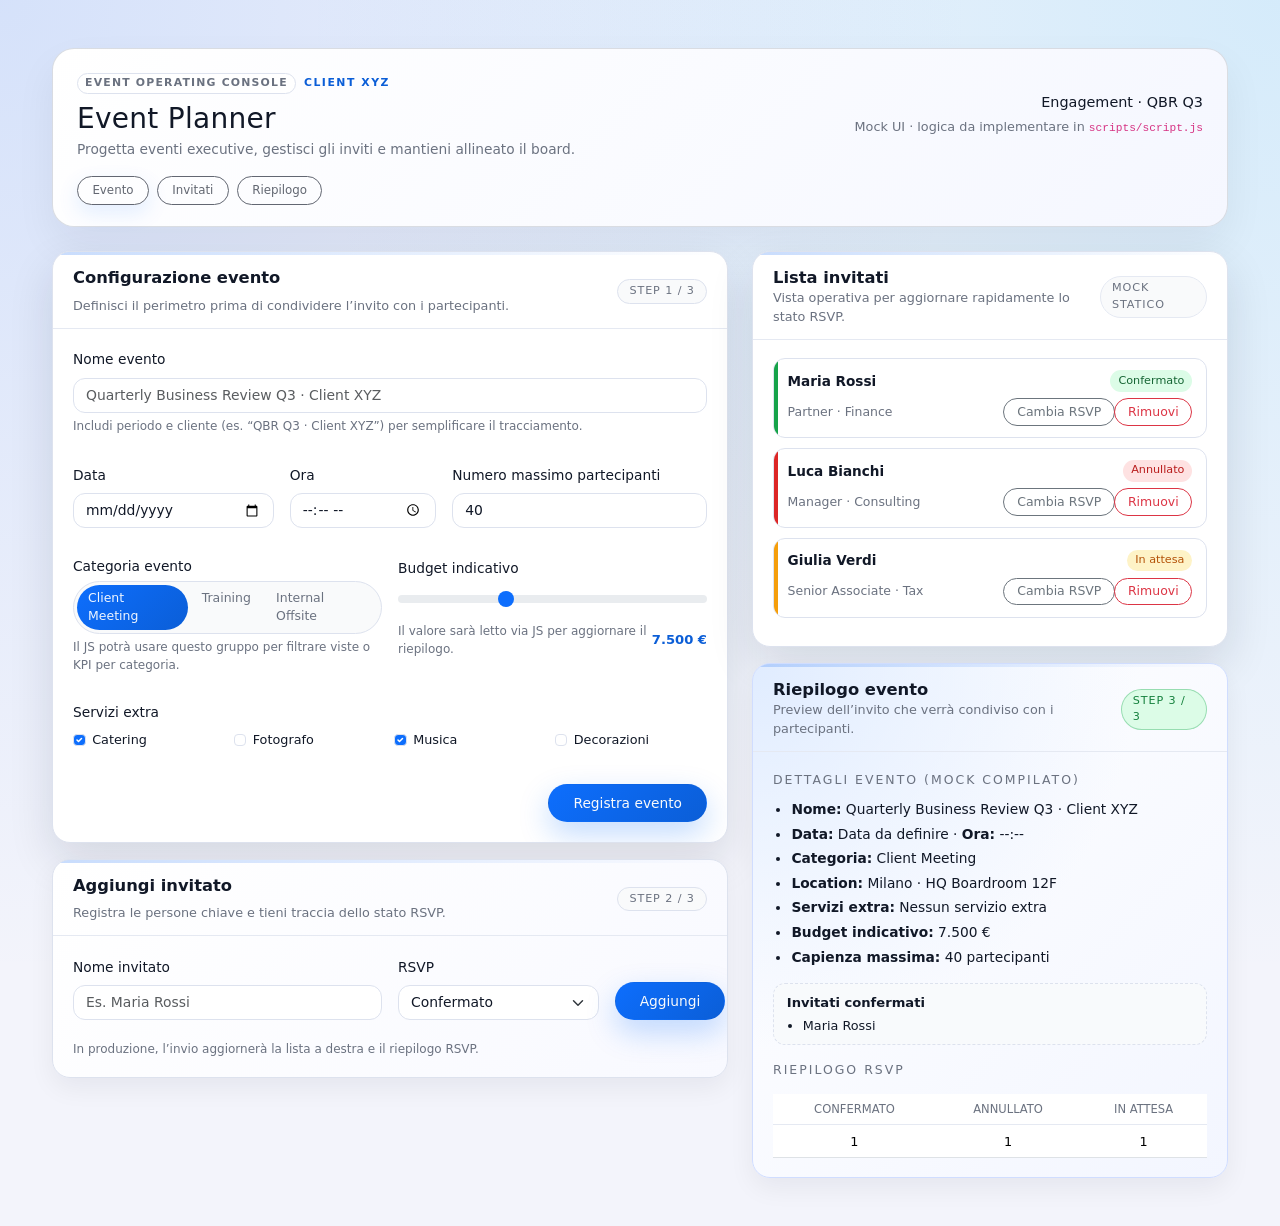
<file: index.html>
<!DOCTYPE html>
<html lang="it">

<head>
    <meta charset="UTF-8" />
    <meta name="viewport" content="width=device-width, initial-scale=1" />
    <title>Event Planner - Console</title>

    <!-- Bootstrap 5.3.8 CSS -->
    <link rel="stylesheet" href="https://cdnjs.cloudflare.com/ajax/libs/bootstrap/5.3.8/css/bootstrap.min.css" />

    <!-- Stili custom -->
    <link rel="stylesheet" href="styles/style.css" />
</head>

<body>
    <div class="ep-app-wrapper">
        <div class="container ep-shell">
            <!-- HEADER -->
            <header class="ep-header mb-4">
                <div class="ep-header__surface">
                    <div class="d-flex flex-column flex-md-row align-items-md-center justify-content-between gap-3">
                        <div>
                            <div class="d-inline-flex align-items-center gap-2 mb-2">
                                <span class="badge rounded-pill ep-header__pill">
                                    Event Operating Console
                                </span>
                                <span class="ep-header__env text-uppercase">Client XYZ</span>
                            </div>
                            <h1 class="ep-header__title h3 mb-1">Event Planner</h1>
                            <p class="ep-header__subtitle mb-0">
                                Progetta eventi executive, gestisci gli inviti e mantieni allineato il board.
                            </p>
                        </div>
                        <div class="text-md-end">
                            <p class="ep-header__meta-title mb-1">Engagement · QBR Q3</p>
                            <p class="ep-header__meta-sub mb-0">
                                Mock UI · logica da implementare in <code>scripts/script.js</code>
                            </p>
                        </div>
                    </div>

                    <div class="ep-header__tabs d-flex flex-wrap gap-2 mt-3">
                        <button type="button" class="btn btn-sm ep-chip ep-chip--primary" disabled>
                            Evento
                        </button>
                        <button type="button" class="btn btn-sm ep-chip ep-chip--ghost" disabled>
                            Invitati
                        </button>
                        <button type="button" class="btn btn-sm ep-chip ep-chip--ghost" disabled>
                            Riepilogo
                        </button>
                    </div>
                </div>
            </header>

            <main class="row g-4 ep-layout">
                <!-- COLONNA SINISTRA: EVENTO + FORM INVITATO -->
                <section class="col-12 col-xl-7 d-flex flex-column gap-3">
                    <!-- FORM EVENTO -->
                    <section aria-labelledby="event-form-title" class="ep-card ep-card--main">
                        <div class="ep-card__header d-flex justify-content-between align-items-center">
                            <div>
                                <h2 id="event-form-title" class="ep-card__title">
                                    Configurazione evento
                                </h2>
                                <p class="ep-card__subtitle mb-0">
                                    Definisci il perimetro prima di condividere l’invito con i partecipanti.
                                </p>
                            </div>
                            <span class="ep-tag ep-tag--neutral d-none d-sm-inline-flex">
                                Step 1 / 3
                            </span>
                        </div>
                        <div class="ep-card__body">
                            <form id="event-form" class="ep-form" novalidate>
                                <div class="row g-3">
                                    <!-- Nome evento -->
                                    <div class="col-12 ep-form-group">
                                        <label for="event-name" class="form-label ep-form-label">
                                            Nome evento
                                        </label>
                                        <input type="text" class="form-control ep-input" id="event-name"
                                            name="eventName" placeholder="Quarterly Business Review Q3 · Client XYZ"
                                            required />
                                        <div class="ep-hint mt-1">
                                            Includi periodo e cliente (es. “QBR Q3 · Client XYZ”) per semplificare il
                                            tracciamento.
                                        </div>
                                    </div>

                                    <!-- Data / Ora / Max partecipanti -->
                                    <div class="col-12 col-md-4 ep-form-group">
                                        <label for="event-date" class="form-label ep-form-label">
                                            Data
                                        </label>
                                        <input type="date" class="form-control ep-input" id="event-date"
                                            name="eventDate" required />
                                    </div>
                                    <div class="col-6 col-md-3 ep-form-group">
                                        <label for="event-time" class="form-label ep-form-label">
                                            Ora
                                        </label>
                                        <input type="time" class="form-control ep-input" id="event-time"
                                            name="eventTime" required />
                                    </div>
                                    <div class="col-6 col-md-5 ep-form-group">
                                        <label for="event-max-participants" class="form-label ep-form-label">
                                            Numero massimo partecipanti
                                        </label>
                                        <input type="number" class="form-control ep-input" id="event-max-participants"
                                            name="maxParticipants" min="1" max="500" value="40" required />
                                    </div>

                                    <!-- Categoria evento -->
                                    <div class="col-12 col-lg-6 ep-form-group">
                                        <p class="ep-form-label mb-1">Categoria evento</p>
                                        <div class="ep-segmented-control" id="event-category-group">
                                            <input type="radio" class="ep-radio-input" name="eventCategory"
                                                id="event-category-client" value="client_meeting" checked />
                                            <label for="event-category-client"
                                                class="ep-segmented-control__item ep-segmented-control__item--active">
                                                Client Meeting
                                            </label>

                                            <input type="radio" class="ep-radio-input" name="eventCategory"
                                                id="event-category-training" value="training" />
                                            <label for="event-category-training" class="ep-segmented-control__item">
                                                Training
                                            </label>

                                            <input type="radio" class="ep-radio-input" name="eventCategory"
                                                id="event-category-internal" value="internal_offsite" />
                                            <label for="event-category-internal" class="ep-segmented-control__item">
                                                Internal Offsite
                                            </label>
                                        </div>
                                        <p class="ep-hint mt-1 mb-0">
                                            Il JS potrà usare questo gruppo per filtrare viste o KPI per categoria.
                                        </p>
                                    </div>

                                    <!-- Budget slider -->
                                    <div class="col-12 col-lg-6 ep-form-group">
                                        <label for="event-budget" class="form-label ep-form-label">
                                            Budget indicativo
                                        </label>
                                        <input type="range" class="form-range ep-range" id="event-budget"
                                            name="eventBudget" min="1000" max="20000" step="500" value="7500" />
                                        <div class="d-flex justify-content-between align-items-center mt-1">
                                            <span class="ep-hint">
                                                Il valore sarà letto via JS per aggiornare il riepilogo.
                                            </span>
                                            <span id="event-budget-output" class="ep-budget-output text-nowrap">
                                                7.500 EUR
                                            </span>
                                        </div>
                                    </div>

                                    <!-- Servizi extra -->
                                    <div class="col-12 ep-form-group">
                                        <p class="ep-form-label mb-2">Servizi extra</p>
                                        <div class="row g-2 ep-extra-list">
                                            <div class="col-6 col-sm-3">
                                                <div class="form-check ep-extra-item">
                                                    <input class="form-check-input" type="checkbox" id="extra-catering"
                                                        name="extraServices" value="catering" checked />
                                                    <label class="form-check-label" for="extra-catering">
                                                        Catering
                                                    </label>
                                                </div>
                                            </div>
                                            <div class="col-6 col-sm-3">
                                                <div class="form-check ep-extra-item">
                                                    <input class="form-check-input" type="checkbox"
                                                        id="extra-photographer" name="extraServices"
                                                        value="photographer" />
                                                    <label class="form-check-label" for="extra-photographer">
                                                        Fotografo
                                                    </label>
                                                </div>
                                            </div>
                                            <div class="col-6 col-sm-3">
                                                <div class="form-check ep-extra-item">
                                                    <input class="form-check-input" type="checkbox" id="extra-music"
                                                        name="extraServices" value="music" checked />
                                                    <label class="form-check-label" for="extra-music">
                                                        Musica
                                                    </label>
                                                </div>
                                            </div>
                                            <div class="col-6 col-sm-3">
                                                <div class="form-check ep-extra-item">
                                                    <input class="form-check-input" type="checkbox"
                                                        id="extra-decorations" name="extraServices"
                                                        value="decorations" />
                                                    <label class="form-check-label" for="extra-decorations">
                                                        Decorazioni
                                                    </label>
                                                </div>
                                            </div>
                                        </div>
                                    </div>
                                </div>

                                <!-- Submit evento -->
                                <div class="d-flex justify-content-end mt-3">
                                    <button type="submit" class="btn ep-btn-primary" data-action="submit-event">
                                        Registra evento
                                    </button>
                                </div>
                            </form>
                        </div>
                    </section>

                    <!-- FORM INVITATO -->
                    <section aria-labelledby="guest-form-title" class="ep-card ep-card--secondary">
                        <div class="ep-card__header d-flex justify-content-between align-items-center">
                            <div>
                                <h2 id="guest-form-title" class="ep-card__title">
                                    Aggiungi invitato
                                </h2>
                                <p class="ep-card__subtitle mb-0">
                                    Registra le persone chiave e tieni traccia dello stato RSVP.
                                </p>
                            </div>
                            <span class="ep-tag ep-tag--neutral d-none d-sm-inline-flex">
                                Step 2 / 3
                            </span>
                        </div>
                        <div class="ep-card__body">
                            <form id="guest-form" class="ep-form" novalidate>
                                <div class="row g-3 align-items-end">
                                    <div class="col-12 col-md-6 ep-form-group">
                                        <label for="guest-name" class="form-label ep-form-label">
                                            Nome invitato
                                        </label>
                                        <input type="text" class="form-control ep-input" id="guest-name"
                                            name="guestName" placeholder="Es. Maria Rossi" required />
                                    </div>
                                    <div class="col-12 col-md-4 ep-form-group">
                                        <label for="guest-rsvp" class="form-label ep-form-label">
                                            RSVP
                                        </label>
                                        <select id="guest-rsvp" name="guestRsvpStatus" class="form-select ep-input"
                                            required>
                                            <option value="confirmed" selected>Confermato</option>
                                            <option value="canceled">Annullato</option>
                                            <option value="pending">In attesa</option>
                                        </select>
                                    </div>
                                    <div class="col-12 col-md-2 d-grid ep-form-group">
                                        <button type="submit" class="btn ep-btn-primary" data-action="add-guest">
                                            Aggiungi
                                        </button>
                                    </div>
                                </div>
                                <p class="ep-hint mt-2 mb-0">
                                    In produzione, l’invio aggiornerà la lista a destra e il riepilogo RSVP.
                                </p>
                            </form>
                        </div>
                    </section>
                </section>

                <!-- COLONNA DESTRA: INVITATI + RIEPILOGO -->
                <aside class="col-12 col-xl-5 d-flex flex-column gap-3 ep-aside">
                    <!-- LISTA INVITATI -->
                    <section aria-labelledby="guest-list-title" class="ep-card ep-card--main">
                        <div class="ep-card__header d-flex justify-content-between align-items-center">
                            <div>
                                <h2 id="guest-list-title" class="ep-card__title mb-0">
                                    Lista invitati
                                </h2>
                                <p class="ep-card__subtitle mb-0">
                                    Vista operativa per aggiornare rapidamente lo stato RSVP.
                                </p>
                            </div>
                            <span class="ep-tag ep-tag--muted">Mock statico</span>
                        </div>
                        <div class="ep-card__body" id="guest-list" data-role="guest-list">
                            <!-- Invitato confermato -->
                            <article class="ep-guest-card ep-guest-card--confirmed" data-guest-id="1"
                                data-rsvp-status="confirmed">
                                <div class="ep-guest-card__header">
                                    <span class="ep-guest-card__name">Maria Rossi</span>
                                    <span class="ep-guest-card__status-badge">Confermato</span>
                                </div>
                                <div class="ep-guest-card__meta">
                                    <span class="ep-guest-card__role">Partner · Finance</span>
                                    <div class="btn-group btn-group-sm">
                                        <button type="button" class="btn btn-outline-secondary ep-btn-ghost"
                                            data-action="toggle-rsvp">
                                            Cambia RSVP
                                        </button>
                                        <button type="button" class="btn btn-outline-danger ep-btn-ghost"
                                            data-action="delete-guest">
                                            Rimuovi
                                        </button>
                                    </div>
                                </div>
                            </article>

                            <!-- Invitato annullato -->
                            <article class="ep-guest-card ep-guest-card--canceled" data-guest-id="2"
                                data-rsvp-status="canceled">
                                <div class="ep-guest-card__header">
                                    <span class="ep-guest-card__name">Luca Bianchi</span>
                                    <span class="ep-guest-card__status-badge">Annullato</span>
                                </div>
                                <div class="ep-guest-card__meta">
                                    <span class="ep-guest-card__role">Manager · Consulting</span>
                                    <div class="btn-group btn-group-sm">
                                        <button type="button" class="btn btn-outline-secondary ep-btn-ghost"
                                            data-action="toggle-rsvp">
                                            Cambia RSVP
                                        </button>
                                        <button type="button" class="btn btn-outline-danger ep-btn-ghost"
                                            data-action="delete-guest">
                                            Rimuovi
                                        </button>
                                    </div>
                                </div>
                            </article>

                            <!-- Invitato in attesa -->
                            <article class="ep-guest-card ep-guest-card--pending" data-guest-id="3"
                                data-rsvp-status="pending">
                                <div class="ep-guest-card__header">
                                    <span class="ep-guest-card__name">Giulia Verdi</span>
                                    <span class="ep-guest-card__status-badge">In attesa</span>
                                </div>
                                <div class="ep-guest-card__meta">
                                    <span class="ep-guest-card__role">Senior Associate · Tax</span>
                                    <div class="btn-group btn-group-sm">
                                        <button type="button" class="btn btn-outline-secondary ep-btn-ghost"
                                            data-action="toggle-rsvp">
                                            Cambia RSVP
                                        </button>
                                        <button type="button" class="btn btn-outline-danger ep-btn-ghost"
                                            data-action="delete-guest">
                                            Rimuovi
                                        </button>
                                    </div>
                                </div>
                            </article>
                        </div>
                    </section>

                    <!-- RIEPILOGO EVENTO -->
                    <section aria-labelledby="event-summary-title" class="ep-card ep-card--summary"
                        id="event-summary-card">
                        <div class="ep-card__header d-flex justify-content-between align-items-center">
                            <div>
                                <h2 id="event-summary-title" class="ep-card__title mb-0">
                                    Riepilogo evento
                                </h2>
                                <p class="ep-card__subtitle mb-0">
                                    Preview dell’invito che verrà condiviso con i partecipanti.
                                </p>
                            </div>
                            <span class="ep-tag ep-tag--accent">Step 3 / 3</span>
                        </div>
                        <div class="ep-card__body">
                            <p class="ep-section-title">
                                Dettagli evento (mock compilato)
                            </p>
                            <ul class="ep-invite-summary__list">
                                <li>
                                    <strong>Nome:</strong>
                                    Quarterly Business Review Q3 · Client XYZ
                                </li>
                                <li>
                                    <strong>Data:</strong> 15 ottobre 2026 ·
                                    <strong>Ora:</strong> 09:30
                                </li>
                                <li>
                                    <strong>Categoria:</strong> Client Meeting
                                </li>
                                <li>
                                    <strong>Location:</strong> Milano · HQ Boardroom 12F
                                </li>
                                <li>
                                    <strong>Servizi extra:</strong>
                                    Catering premium, Musica ambient, Decorazioni minimal
                                </li>
                                <li>
                                    <strong>Budget indicativo:</strong> 7.500 EUR
                                </li>
                                <li>
                                    <strong>Capienza massima:</strong> 40 partecipanti
                                </li>
                            </ul>

                            <!-- Lista confermati -->
                            <div class="mt-3">
                                <div class="ep-confirmed-list" id="confirmed-guests" data-role="confirmed-guests">
                                    <div class="ep-confirmed-list__title">
                                        Invitati confermati
                                    </div>
                                    <ul class="mb-0 ps-3">
                                        <li>Maria Rossi</li>
                                        <li>Team Finance Client XYZ (4 pax)</li>
                                        <li>Giulia Verdi</li>
                                    </ul>
                                </div>
                            </div>

                            <!-- Tabella riepilogo RSVP -->
                            <div class="mt-3">
                                <p class="ep-section-title mb-2">Riepilogo RSVP</p>
                                <div class="table-responsive">
                                    <table class="table table-sm align-middle mb-0 ep-rsvp-table" id="rsvp-summary"
                                        data-role="rsvp-summary">
                                        <thead>
                                            <tr>
                                                <th scope="col">Confermato</th>
                                                <th scope="col">Annullato</th>
                                                <th scope="col">In attesa</th>
                                            </tr>
                                        </thead>
                                        <tbody>
                                            <tr>
                                                <td data-rsvp-count="confirmed">6</td>
                                                <td data-rsvp-count="canceled">1</td>
                                                <td data-rsvp-count="pending">2</td>
                                            </tr>
                                        </tbody>
                                    </table>
                                </div>
                            </div>

                        </div>
                    </section>
                </aside>
            </main>
        </div>
    </div>

    <!-- script -->
    <script src="./scripts/style.js"></script>
    <!-- Unico JS consentito: Bootstrap bundle -->
    <script src="https://cdnjs.cloudflare.com/ajax/libs/bootstrap/5.3.8/js/bootstrap.bundle.min.js"></script>
</body>

</html>
</file>
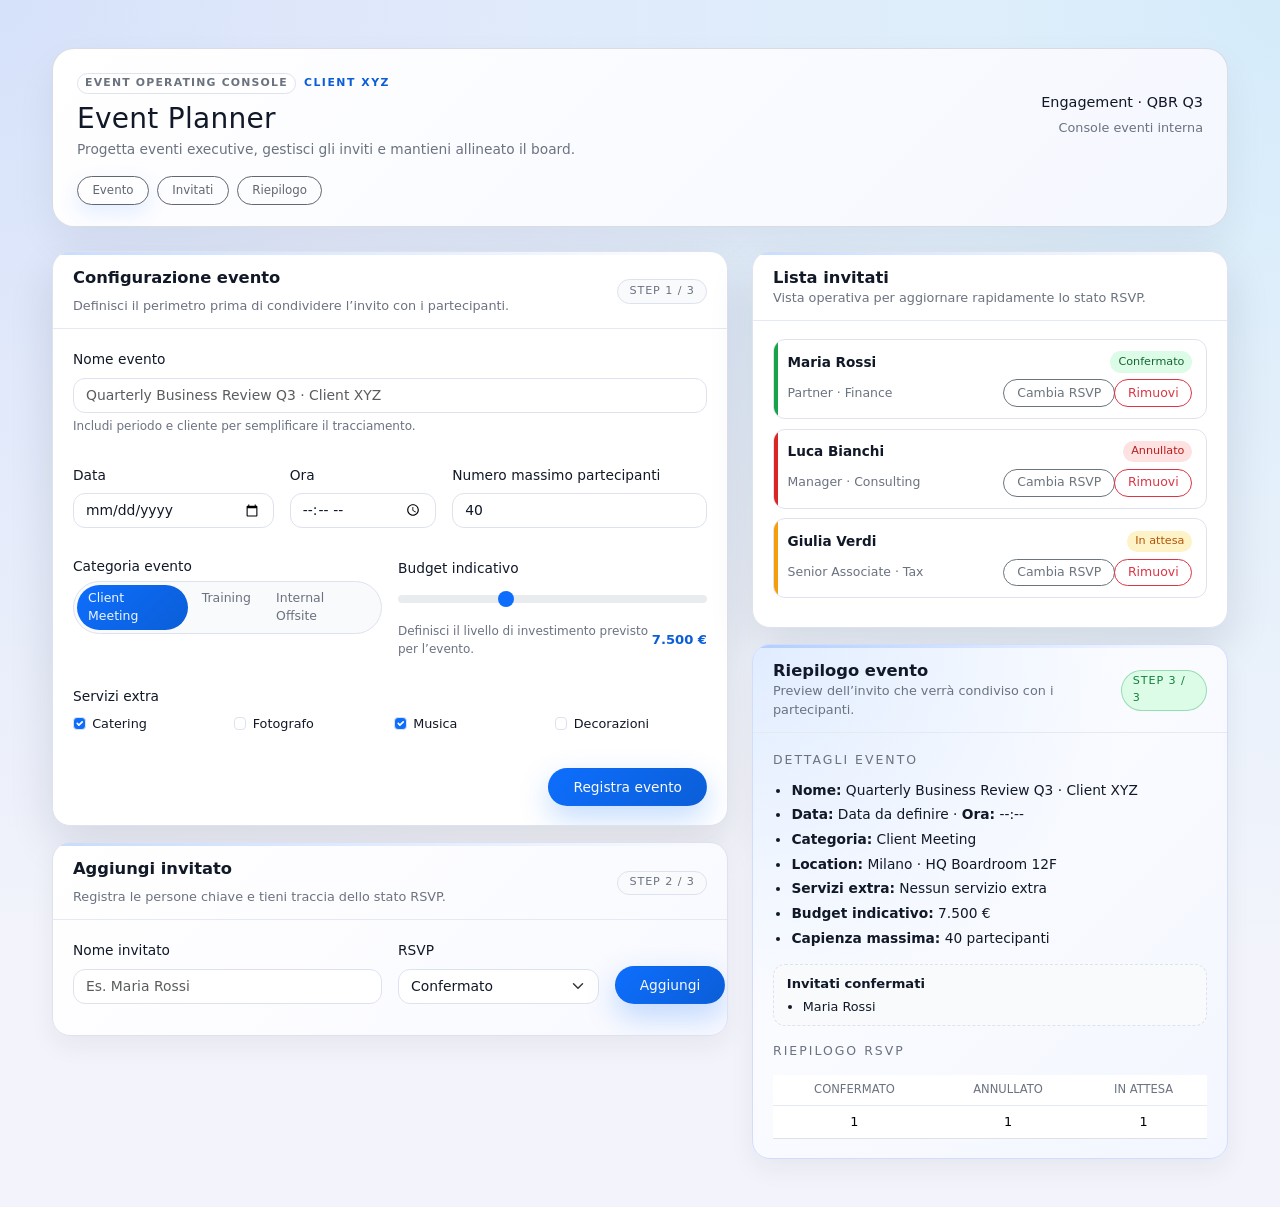
<file: index2.html>
<!DOCTYPE html>
<html lang="it">

<head>
    <meta charset="UTF-8" />
    <meta name="viewport" content="width=device-width, initial-scale=1" />
    <title>Event Planner - Console</title>

    <!-- Bootstrap 5.3.8 CSS -->
    <link rel="stylesheet" href="https://cdnjs.cloudflare.com/ajax/libs/bootstrap/5.3.8/css/bootstrap.min.css" />

    <!-- Stili custom -->
    <link rel="stylesheet" href="styles/style.css" />
    <!-- Ricorda di includere anche scripts/script.js nella pagina reale -->

</head>

<body>
    <div class="ep-app-wrapper">
        <div class="container ep-shell">
            <!-- HEADER -->
            <header class="ep-header mb-4">
                <div class="ep-header__surface">
                    <div class="d-flex flex-column flex-md-row align-items-md-center justify-content-between gap-3">
                        <div>
                            <div class="d-inline-flex align-items-center gap-2 mb-2">
                                <span class="badge rounded-pill ep-header__pill">
                                    Event Operating Console
                                </span>
                                <span class="ep-header__env text-uppercase">Client XYZ</span>
                            </div>
                            <h1 class="ep-header__title h3 mb-1">Event Planner</h1>
                            <p class="ep-header__subtitle mb-0">
                                Progetta eventi executive, gestisci gli inviti e mantieni allineato il board.
                            </p>
                        </div>
                        <div class="text-md-end">
                            <p class="ep-header__meta-title mb-1">Engagement · QBR Q3</p>
                            <p class="ep-header__meta-sub mb-0">
                                Console eventi interna
                            </p>
                        </div>
                    </div>

                    <div class="ep-header__tabs d-flex flex-wrap gap-2 mt-3">
                        <button type="button" class="btn btn-sm ep-chip ep-chip--primary" disabled>
                            Evento
                        </button>
                        <button type="button" class="btn btn-sm ep-chip ep-chip--ghost" disabled>
                            Invitati
                        </button>
                        <button type="button" class="btn btn-sm ep-chip ep-chip--ghost" disabled>
                            Riepilogo
                        </button>
                    </div>
                </div>
            </header>

            <main class="row g-4 ep-layout">
                <!-- COLONNA SINISTRA: EVENTO + FORM INVITATO -->
                <section class="col-12 col-xl-7 d-flex flex-column gap-3">
                    <!-- FORM EVENTO -->
                    <section aria-labelledby="event-form-title" class="ep-card ep-card--main">
                        <div class="ep-card__header d-flex justify-content-between align-items-center">
                            <div>
                                <h2 id="event-form-title" class="ep-card__title">
                                    Configurazione evento
                                </h2>
                                <p class="ep-card__subtitle mb-0">
                                    Definisci il perimetro prima di condividere l’invito con i partecipanti.
                                </p>
                            </div>
                            <span class="ep-tag ep-tag--neutral d-none d-sm-inline-flex">
                                Step 1 / 3
                            </span>
                        </div>
                        <div class="ep-card__body">
                            <form id="event-form" class="ep-form" novalidate>
                                <div class="row g-3">
                                    <!-- Nome evento -->
                                    <div class="col-12 ep-form-group">
                                        <label for="event-name" class="form-label ep-form-label">
                                            Nome evento
                                        </label>
                                        <input type="text" class="form-control ep-input" id="event-name"
                                            name="eventName" placeholder="Quarterly Business Review Q3 · Client XYZ"
                                            required />
                                        <div class="ep-hint mt-1">
                                            Includi periodo e cliente per semplificare il tracciamento.
                                        </div>
                                    </div>

                                    <!-- Data / Ora / Max partecipanti -->
                                    <div class="col-12 col-md-4 ep-form-group">
                                        <label for="event-date" class="form-label ep-form-label">
                                            Data
                                        </label>
                                        <input type="date" class="form-control ep-input" id="event-date"
                                            name="eventDate" required />
                                    </div>
                                    <div class="col-6 col-md-3 ep-form-group">
                                        <label for="event-time" class="form-label ep-form-label">
                                            Ora
                                        </label>
                                        <input type="time" class="form-control ep-input" id="event-time"
                                            name="eventTime" required />
                                    </div>
                                    <div class="col-6 col-md-5 ep-form-group">
                                        <label for="event-max-participants" class="form-label ep-form-label">
                                            Numero massimo partecipanti
                                        </label>
                                        <input type="number" class="form-control ep-input" id="event-max-participants"
                                            name="maxParticipants" min="1" max="500" value="40" required />
                                    </div>

                                    <!-- Categoria evento -->
                                    <div class="col-12 col-lg-6 ep-form-group">
                                        <p class="ep-form-label mb-1">Categoria evento</p>
                                        <div class="ep-segmented-control" id="event-category-group">
                                            <input type="radio" class="ep-radio-input" name="eventCategory"
                                                id="event-category-client" value="client_meeting" checked />
                                            <label for="event-category-client"
                                                class="ep-segmented-control__item ep-segmented-control__item--active">
                                                Client Meeting
                                            </label>

                                            <input type="radio" class="ep-radio-input" name="eventCategory"
                                                id="event-category-training" value="training" />
                                            <label for="event-category-training" class="ep-segmented-control__item">
                                                Training
                                            </label>

                                            <input type="radio" class="ep-radio-input" name="eventCategory"
                                                id="event-category-internal" value="internal_offsite" />
                                            <label for="event-category-internal" class="ep-segmented-control__item">
                                                Internal Offsite
                                            </label>
                                        </div>
                                    </div>

                                    <!-- Budget slider -->
                                    <div class="col-12 col-lg-6 ep-form-group">
                                        <label for="event-budget" class="form-label ep-form-label">
                                            Budget indicativo
                                        </label>
                                        <input type="range" class="form-range ep-range" id="event-budget"
                                            name="eventBudget" min="1000" max="20000" step="500" value="7500" />
                                        <div class="d-flex justify-content-between align-items-center mt-1">
                                            <span class="ep-hint">
                                                Definisci il livello di investimento previsto per l’evento.
                                            </span>
                                            <span id="event-budget-output" class="ep-budget-output text-nowrap">
                                                7.500 EUR
                                            </span>
                                        </div>
                                    </div>

                                    <!-- Servizi extra -->
                                    <div class="col-12 ep-form-group">
                                        <p class="ep-form-label mb-2">Servizi extra</p>
                                        <div class="row g-2 ep-extra-list">
                                            <div class="col-6 col-sm-3">
                                                <div class="form-check ep-extra-item">
                                                    <input class="form-check-input" type="checkbox" id="extra-catering"
                                                        name="extraServices" value="catering" checked />
                                                    <label class="form-check-label" for="extra-catering">
                                                        Catering
                                                    </label>
                                                </div>
                                            </div>
                                            <div class="col-6 col-sm-3">
                                                <div class="form-check ep-extra-item">
                                                    <input class="form-check-input" type="checkbox"
                                                        id="extra-photographer" name="extraServices"
                                                        value="photographer" />
                                                    <label class="form-check-label" for="extra-photographer">
                                                        Fotografo
                                                    </label>
                                                </div>
                                            </div>
                                            <div class="col-6 col-sm-3">
                                                <div class="form-check ep-extra-item">
                                                    <input class="form-check-input" type="checkbox" id="extra-music"
                                                        name="extraServices" value="music" checked />
                                                    <label class="form-check-label" for="extra-music">
                                                        Musica
                                                    </label>
                                                </div>
                                            </div>
                                            <div class="col-6 col-sm-3">
                                                <div class="form-check ep-extra-item">
                                                    <input class="form-check-input" type="checkbox"
                                                        id="extra-decorations" name="extraServices"
                                                        value="decorations" />
                                                    <label class="form-check-label" for="extra-decorations">
                                                        Decorazioni
                                                    </label>
                                                </div>
                                            </div>
                                        </div>
                                    </div>
                                </div>

                                <!-- Submit evento -->
                                <div class="d-flex justify-content-end mt-3">
                                    <button type="submit" class="btn ep-btn-primary" data-action="submit-event">
                                        Registra evento
                                    </button>
                                </div>
                            </form>
                        </div>
                    </section>

                    <!-- FORM INVITATO -->
                    <section aria-labelledby="guest-form-title" class="ep-card ep-card--secondary">
                        <div class="ep-card__header d-flex justify-content-between align-items-center">
                            <div>
                                <h2 id="guest-form-title" class="ep-card__title">
                                    Aggiungi invitato
                                </h2>
                                <p class="ep-card__subtitle mb-0">
                                    Registra le persone chiave e tieni traccia dello stato RSVP.
                                </p>
                            </div>
                            <span class="ep-tag ep-tag--neutral d-none d-sm-inline-flex">
                                Step 2 / 3
                            </span>
                        </div>
                        <div class="ep-card__body">
                            <form id="guest-form" class="ep-form" novalidate>
                                <div class="row g-3 align-items-end">
                                    <div class="col-12 col-md-6 ep-form-group">
                                        <label for="guest-name" class="form-label ep-form-label">
                                            Nome invitato
                                        </label>
                                        <input type="text" class="form-control ep-input" id="guest-name"
                                            name="guestName" placeholder="Es. Maria Rossi" required />
                                    </div>
                                    <div class="col-12 col-md-4 ep-form-group">
                                        <label for="guest-rsvp" class="form-label ep-form-label">
                                            RSVP
                                        </label>
                                        <select id="guest-rsvp" name="guestRsvpStatus" class="form-select ep-input"
                                            required>
                                            <option value="confirmed" selected>Confermato</option>
                                            <option value="canceled">Annullato</option>
                                            <option value="pending">In attesa</option>
                                        </select>
                                    </div>
                                    <div class="col-12 col-md-2 d-grid ep-form-group">
                                        <button type="submit" class="btn ep-btn-primary" data-action="add-guest">
                                            Aggiungi
                                        </button>
                                    </div>
                                </div>
                            </form>
                        </div>
                    </section>
                </section>

                <!-- COLONNA DESTRA: INVITATI + RIEPILOGO -->
                <aside class="col-12 col-xl-5 d-flex flex-column gap-3 ep-aside">
                    <!-- LISTA INVITATI -->
                    <section aria-labelledby="guest-list-title" class="ep-card ep-card--main">
                        <div class="ep-card__header d-flex justify-content-between align-items-center">
                            <div>
                                <h2 id="guest-list-title" class="ep-card__title mb-0">
                                    Lista invitati
                                </h2>
                                <p class="ep-card__subtitle mb-0">
                                    Vista operativa per aggiornare rapidamente lo stato RSVP.
                                </p>
                            </div>
                        </div>
                        <div class="ep-card__body" id="guest-list" data-role="guest-list">
                            <!-- Invitato confermato -->
                            <article class="ep-guest-card ep-guest-card--confirmed" data-guest-id="1"
                                data-rsvp-status="confirmed">
                                <div class="ep-guest-card__header">
                                    <span class="ep-guest-card__name">Maria Rossi</span>
                                    <span class="ep-guest-card__status-badge">Confermato</span>
                                </div>
                                <div class="ep-guest-card__meta">
                                    <span class="ep-guest-card__role">Partner · Finance</span>
                                    <div class="btn-group btn-group-sm">
                                        <button type="button" class="btn btn-outline-secondary ep-btn-ghost"
                                            data-action="toggle-rsvp">
                                            Cambia RSVP
                                        </button>
                                        <button type="button" class="btn btn-outline-danger ep-btn-ghost"
                                            data-action="delete-guest">
                                            Rimuovi
                                        </button>
                                    </div>
                                </div>
                            </article>

                            <!-- Invitato annullato -->
                            <article class="ep-guest-card ep-guest-card--canceled" data-guest-id="2"
                                data-rsvp-status="canceled">
                                <div class="ep-guest-card__header">
                                    <span class="ep-guest-card__name">Luca Bianchi</span>
                                    <span class="ep-guest-card__status-badge">Annullato</span>
                                </div>
                                <div class="ep-guest-card__meta">
                                    <span class="ep-guest-card__role">Manager · Consulting</span>
                                    <div class="btn-group btn-group-sm">
                                        <button type="button" class="btn btn-outline-secondary ep-btn-ghost"
                                            data-action="toggle-rsvp">
                                            Cambia RSVP
                                        </button>
                                        <button type="button" class="btn btn-outline-danger ep-btn-ghost"
                                            data-action="delete-guest">
                                            Rimuovi
                                        </button>
                                    </div>
                                </div>
                            </article>

                            <!-- Invitato in attesa -->
                            <article class="ep-guest-card ep-guest-card--pending" data-guest-id="3"
                                data-rsvp-status="pending">
                                <div class="ep-guest-card__header">
                                    <span class="ep-guest-card__name">Giulia Verdi</span>
                                    <span class="ep-guest-card__status-badge">In attesa</span>
                                </div>
                                <div class="ep-guest-card__meta">
                                    <span class="ep-guest-card__role">Senior Associate · Tax</span>
                                    <div class="btn-group btn-group-sm">
                                        <button type="button" class="btn btn-outline-secondary ep-btn-ghost"
                                            data-action="toggle-rsvp">
                                            Cambia RSVP
                                        </button>
                                        <button type="button" class="btn btn-outline-danger ep-btn-ghost"
                                            data-action="delete-guest">
                                            Rimuovi
                                        </button>
                                    </div>
                                </div>
                            </article>
                        </div>
                    </section>

                    <!-- RIEPILOGO EVENTO -->
                    <section aria-labelledby="event-summary-title" class="ep-card ep-card--summary"
                        id="event-summary-card">
                        <div class="ep-card__header d-flex justify-content-between align-items-center">
                            <div>
                                <h2 id="event-summary-title" class="ep-card__title mb-0">
                                    Riepilogo evento
                                </h2>
                                <p class="ep-card__subtitle mb-0">
                                    Preview dell’invito che verrà condiviso con i partecipanti.
                                </p>
                            </div>
                            <span class="ep-tag ep-tag--accent">Step 3 / 3</span>
                        </div>
                        <div class="ep-card__body">
                            <p class="ep-section-title">
                                Dettagli evento
                            </p>
                            <ul class="ep-invite-summary__list">
                                <li>
                                    <strong>Nome:</strong>
                                    Quarterly Business Review Q3 · Client XYZ
                                </li>
                                <li>
                                    <strong>Data:</strong> 15 ottobre 2026 ·
                                    <strong>Ora:</strong> 09:30
                                </li>
                                <li>
                                    <strong>Categoria:</strong> Client Meeting
                                </li>
                                <li>
                                    <strong>Location:</strong> Milano · HQ Boardroom 12F
                                </li>
                                <li>
                                    <strong>Servizi extra:</strong>
                                    Catering premium, Musica ambient, Decorazioni minimal
                                </li>
                                <li>
                                    <strong>Budget indicativo:</strong> 7.500 EUR
                                </li>
                                <li>
                                    <strong>Capienza massima:</strong> 40 partecipanti
                                </li>
                            </ul>

                            <!-- Lista confermati -->
                            <div class="mt-3">
                                <div class="ep-confirmed-list" id="confirmed-guests" data-role="confirmed-guests">
                                    <div class="ep-confirmed-list__title">
                                        Invitati confermati
                                    </div>
                                    <ul class="mb-0 ps-3">
                                        <li>Maria Rossi</li>
                                        <li>Team Finance Client XYZ (4 pax)</li>
                                        <li>Giulia Verdi</li>
                                    </ul>
                                </div>
                            </div>

                            <!-- Tabella riepilogo RSVP -->
                            <div class="mt-3">
                                <p class="ep-section-title mb-2">Riepilogo RSVP</p>
                                <div class="table-responsive">
                                    <table class="table table-sm align-middle mb-0 ep-rsvp-table" id="rsvp-summary"
                                        data-role="rsvp-summary">
                                        <thead>
                                            <tr>
                                                <th scope="col">Confermato</th>
                                                <th scope="col">Annullato</th>
                                                <th scope="col">In attesa</th>
                                            </tr>
                                        </thead>
                                        <tbody>
                                            <tr>
                                                <td data-rsvp-count="confirmed">6</td>
                                                <td data-rsvp-count="canceled">1</td>
                                                <td data-rsvp-count="pending">2</td>
                                            </tr>
                                        </tbody>
                                    </table>
                                </div>
                            </div>

                        </div>
                    </section>
                </aside>
            </main>
        </div>
    </div>

    <!-- script -->
    <script src="scripts/style.js" defer></script>
    <!-- Unico JS esterno: Bootstrap bundle -->
    <script src="https://cdnjs.cloudflare.com/ajax/libs/bootstrap/5.3.8/js/bootstrap.bundle.min.js"></script>
</body>

</html>
</file>
<file: styles/style.css>
:root {
    --ep-primary: #0d6efd;
    --ep-primary-soft: #e7f1ff;
    --ep-primary-strong: #0b5ed7;
    --ep-bg: #f3f4fb;
    --ep-surface: #ffffff;
    --ep-border: #dde2ee;
    --ep-border-soft: #e5e9f2;
    --ep-text: #111827;
    --ep-text-soft: #4b5563;
    --ep-muted: #6b7280;
    --ep-accent: #16a34a;
    --ep-danger: #dc2626;
    --ep-warning: #f59e0b;
    --ep-shadow-soft: 0 18px 45px rgba(15, 23, 42, 0.12);
    --ep-radius-lg: 18px;
    --ep-radius-md: 12px;
    --ep-radius-pill: 999px;
}

/* LAYOUT GENERALE ---------------------------------------------------- */

body {
    min-height: 100vh;
    margin: 0;
    font-family: system-ui, -apple-system, "Segoe UI", sans-serif;
    color: var(--ep-text);
    background:
        radial-gradient(circle at 0% 0%, rgba(59, 130, 246, 0.16), transparent 55%),
        radial-gradient(circle at 100% 0%, rgba(56, 189, 248, 0.16), transparent 55%),
        var(--ep-bg);
}

.ep-app-wrapper {
    padding-block: 2.5rem;
}

.ep-shell {
    max-width: 1200px;
    margin-inline: auto;
}

.ep-layout {
    row-gap: 1.75rem !important;
}

/* HEADER ------------------------------------------------------------- */

.ep-header__surface {
    padding: 1.25rem 1.5rem 1.3rem;
    border-radius: 22px;
    border: 1px solid rgba(209, 213, 219, 0.8);
    background: linear-gradient(135deg, #ffffff, #f5f7ff);
    box-shadow: 0 18px 40px rgba(15, 23, 42, 0.06);
}

.ep-header__pill {
    background: #ffffff;
    color: var(--ep-muted);
    border: 1px solid var(--ep-border);
    font-size: 0.68rem;
    letter-spacing: 0.11em;
    text-transform: uppercase;
}

.ep-header__env {
    font-size: 0.68rem;
    letter-spacing: 0.14em;
    color: var(--ep-primary-strong);
    font-weight: 600;
}

.ep-header__title {
    color: var(--ep-text);
    letter-spacing: 0.01em;
}

.ep-header__subtitle {
    color: var(--ep-muted);
    font-size: 0.86rem;
}

.ep-header__meta-title {
    font-size: 0.9rem;
    color: var(--ep-text);
}

.ep-header__meta-sub {
    font-size: 0.8rem;
    color: var(--ep-muted);
}

/* TABS / CHIP -------------------------------------------------------- */

.ep-chip {
    border-radius: var(--ep-radius-pill);
    font-size: 0.74rem;
    padding: 0.3rem 0.9rem;
    border-width: 1px;
}

.ep-chip--primary {
    background: #ffffff;
    border-color: var(--ep-primary-soft);
    color: var(--ep-primary-strong);
    box-shadow: 0 8px 20px rgba(13, 110, 253, 0.16);
}

.ep-chip--ghost {
    background: rgba(255, 255, 255, 0.6);
    border-color: var(--ep-border-soft);
    color: var(--ep-muted);
}

/* CARD GENERICA ------------------------------------------------------ */

.ep-card {
    border-radius: var(--ep-radius-lg);
    border: 1px solid var(--ep-border);
    background: var(--ep-surface);
    box-shadow: 0 10px 26px rgba(15, 23, 42, 0.06);
    position: relative;
    overflow: hidden;
}

.ep-card--main {
    box-shadow: var(--ep-shadow-soft);
}

.ep-card--secondary {
    background: linear-gradient(135deg, #ffffff, #f8f9ff);
}

.ep-card--summary {
    background: radial-gradient(circle at top left, #e0ecff, transparent 55%),
        linear-gradient(135deg, #ffffff, #f3f6ff);
    border-color: #d0ddff;
}

.ep-card::before {
    content: "";
    position: absolute;
    inset-inline: 0;
    top: 0;
    height: 3px;
    background: linear-gradient(90deg, rgba(59, 130, 246, 0.4), transparent);
    opacity: 0.7;
    pointer-events: none;
}

.ep-card__header {
    border-bottom: 1px solid var(--ep-border-soft);
    padding: 1rem 1.25rem 0.8rem;
}

.ep-card__title {
    font-size: 1.02rem;
    font-weight: 600;
    color: var(--ep-text);
}

.ep-card__subtitle {
    font-size: 0.8rem;
    color: var(--ep-muted);
}

.ep-card__body {
    padding: 1.15rem 1.25rem 1.2rem;
}

/* TAG / BADGE -------------------------------------------------------- */

.ep-tag {
    display: inline-flex;
    align-items: center;
    gap: 0.35rem;
    padding: 0.18rem 0.7rem;
    border-radius: var(--ep-radius-pill);
    font-size: 0.7rem;
    letter-spacing: 0.08em;
    text-transform: uppercase;
    border: 1px solid;
}

.ep-tag--neutral {
    border-color: var(--ep-border);
    color: var(--ep-muted);
    background: #f9fafb;
}

.ep-tag--muted {
    border-color: var(--ep-border-soft);
    color: var(--ep-muted);
    background: #f9fafb;
}

.ep-tag--accent {
    border-color: rgba(22, 163, 74, 0.35);
    color: #15803d;
    background: #dcfce7;
}

/* FORM & INPUT ------------------------------------------------------- */

.ep-section-title {
    font-size: 0.78rem;
    text-transform: uppercase;
    letter-spacing: 0.16em;
    color: var(--ep-muted);
    margin-bottom: 0.6rem;
}

.ep-form-group {
    margin-bottom: 0.75rem;
}

.ep-form-label {
    font-weight: 500;
    font-size: 0.86rem;
    color: var(--ep-text);
}

.ep-hint {
    font-size: 0.75rem;
    color: var(--ep-muted);
}

.ep-input.form-control,
.ep-input.form-select {
    background-color: #ffffff;
    border-radius: var(--ep-radius-md);
    border: 1px solid var(--ep-border);
    color: var(--ep-text);
    font-size: 0.87rem;
}

.ep-input.form-control:focus,
.ep-input.form-select:focus {
    border-color: rgba(13, 110, 253, 0.8);
    box-shadow: 0 0 0 1px rgba(13, 110, 253, 0.25);
}

/* RANGE (BUDGET) ----------------------------------------------------- */

.ep-range {
    accent-color: var(--ep-primary);
}

.ep-budget-output {
    font-size: 0.82rem;
    font-weight: 600;
    color: var(--ep-primary-strong);
}

/* SEGMENTED CONTROL (CATEGORIA) ------------------------------------- */

.ep-radio-input {
    display: none;
}

.ep-segmented-control {
    display: inline-flex;
    border-radius: var(--ep-radius-pill);
    border: 1px solid var(--ep-border);
    background: #f9fafb;
    padding: 0.18rem;
    gap: 0.18rem;
}

.ep-segmented-control__item {
    padding: 0.25rem 0.7rem;
    border-radius: var(--ep-radius-pill);
    font-size: 0.78rem;
    color: var(--ep-muted);
    cursor: pointer;
    transition: background 0.15s ease, color 0.15s ease;
    user-select: none;
}

/* Stato selezionato via :checked + label */
.ep-radio-input:checked+.ep-segmented-control__item {
    background: linear-gradient(135deg, var(--ep-primary), var(--ep-primary-strong));
    color: #eff6ff;
}

/* Fallback iniziale */
.ep-segmented-control__item--active {
    background: linear-gradient(135deg, var(--ep-primary), var(--ep-primary-strong));
    color: #eff6ff;
}

/* SERVIZI EXTRA ------------------------------------------------------ */

.ep-extra-list {
    display: flex;
    flex-wrap: wrap;
}

.ep-extra-item {
    font-size: 0.8rem;
}

.ep-extra-item .form-check-input {
    border-radius: 4px;
    border-color: var(--ep-border);
}

/* BOTTONI ------------------------------------------------------------ */

.ep-btn-primary {
    background: linear-gradient(135deg, var(--ep-primary), var(--ep-primary-strong));
    border-color: transparent;
    border-radius: var(--ep-radius-pill);
    padding-inline: 1.5rem;
    padding-block: 0.48rem;
    font-size: 0.86rem;
    font-weight: 500;
    color: #f9fafb;
    box-shadow: 0 12px 30px rgba(13, 110, 253, 0.25);
}

.ep-btn-primary:hover {
    background: linear-gradient(135deg, #0b5ed7, #0a58ca);
    color: #ffffff;
}

.ep-btn-ghost {
    border-radius: var(--ep-radius-pill) !important;
    font-size: 0.78rem;
    padding: 0.22rem 0.8rem;
}

/* CARD INVITATO ------------------------------------------------------ */

.ep-guest-card {
    border-radius: var(--ep-radius-md);
    border: 1px solid var(--ep-border);
    padding: 0.7rem 0.85rem;
    margin-bottom: 0.6rem;
    display: flex;
    flex-direction: column;
    gap: 0.25rem;
    font-size: 0.85rem;
    background: #ffffff;
    position: relative;
    overflow: hidden;
}

.ep-guest-card::before {
    content: "";
    position: absolute;
    inset-block: 0;
    left: 0;
    width: 4px;
    border-radius: 999px;
}

/* Varianti per stato RSVP */
.ep-guest-card--confirmed::before {
    background: #16a34a;
}

.ep-guest-card--canceled::before {
    background: #dc2626;
}

.ep-guest-card--pending::before {
    background: #f59e0b;
}

.ep-guest-card__header {
    display: flex;
    justify-content: space-between;
    align-items: center;
}

.ep-guest-card__name {
    font-weight: 600;
    color: var(--ep-text);
}

.ep-guest-card__status-badge {
    font-size: 0.7rem;
    padding: 0.15rem 0.5rem;
    border-radius: var(--ep-radius-pill);
    font-weight: 500;
}

/* Badge colore per stato */
.ep-guest-card--confirmed .ep-guest-card__status-badge {
    background: #dcfce7;
    color: #166534;
}

.ep-guest-card--canceled .ep-guest-card__status-badge {
    background: #fee2e2;
    color: #b91c1c;
}

.ep-guest-card--pending .ep-guest-card__status-badge {
    background: #fef3c7;
    color: #b45309;
}

.ep-guest-card__meta {
    display: flex;
    justify-content: space-between;
    align-items: center;
    gap: 0.5rem;
    margin-top: 0.15rem;
}

.ep-guest-card__role {
    font-size: 0.78rem;
    color: var(--ep-muted);
}

/* RIEPILOGO INVITO --------------------------------------------------- */

.ep-invite-summary__list {
    margin-bottom: 0.75rem;
    padding-left: 1.15rem;
}

.ep-invite-summary__list li {
    margin-bottom: 0.25rem;
    font-size: 0.86rem;
}

.ep-confirmed-list {
    font-size: 0.8rem;
    padding: 0.55rem 0.8rem;
    border-radius: var(--ep-radius-md);
    background: #f8fafc;
    border: 1px dashed var(--ep-border);
}

.ep-confirmed-list__title {
    font-weight: 600;
    margin-bottom: 0.2rem;
    font-size: 0.82rem;
    color: var(--ep-text);
}

/* TABELLA RSVP ------------------------------------------------------- */

.ep-rsvp-table {
    font-size: 0.8rem;
    margin-top: 0.4rem;
    color: var(--ep-text-soft);
}

.ep-rsvp-table thead th {
    font-weight: 500;
    text-transform: uppercase;
    font-size: 0.72rem;
    color: var(--ep-muted);
    border-bottom-color: var(--ep-border-soft);
}

.ep-rsvp-table td,
.ep-rsvp-table th {
    padding: 0.4rem 0.5rem;
    text-align: center;
}

.ep-rsvp-table tbody tr {
    background: #f9fafb;
}

/* ASIDE / RESPONSIVE ------------------------------------------------- */

.ep-aside {
    position: relative;
}

@media (min-width: 1200px) {
    .ep-aside {
        position: sticky;
        top: 2.5rem;
        align-self: flex-start;
    }
}

@media (min-width: 768px) {
    .ep-app-wrapper {
        padding-block: 3rem;
    }
}

@media (max-width: 767.98px) {
    .ep-card__body {
        padding-inline: 1rem;
    }

    .ep-guest-card__meta {
        flex-direction: column;
        align-items: flex-start;
    }
}
</file>
